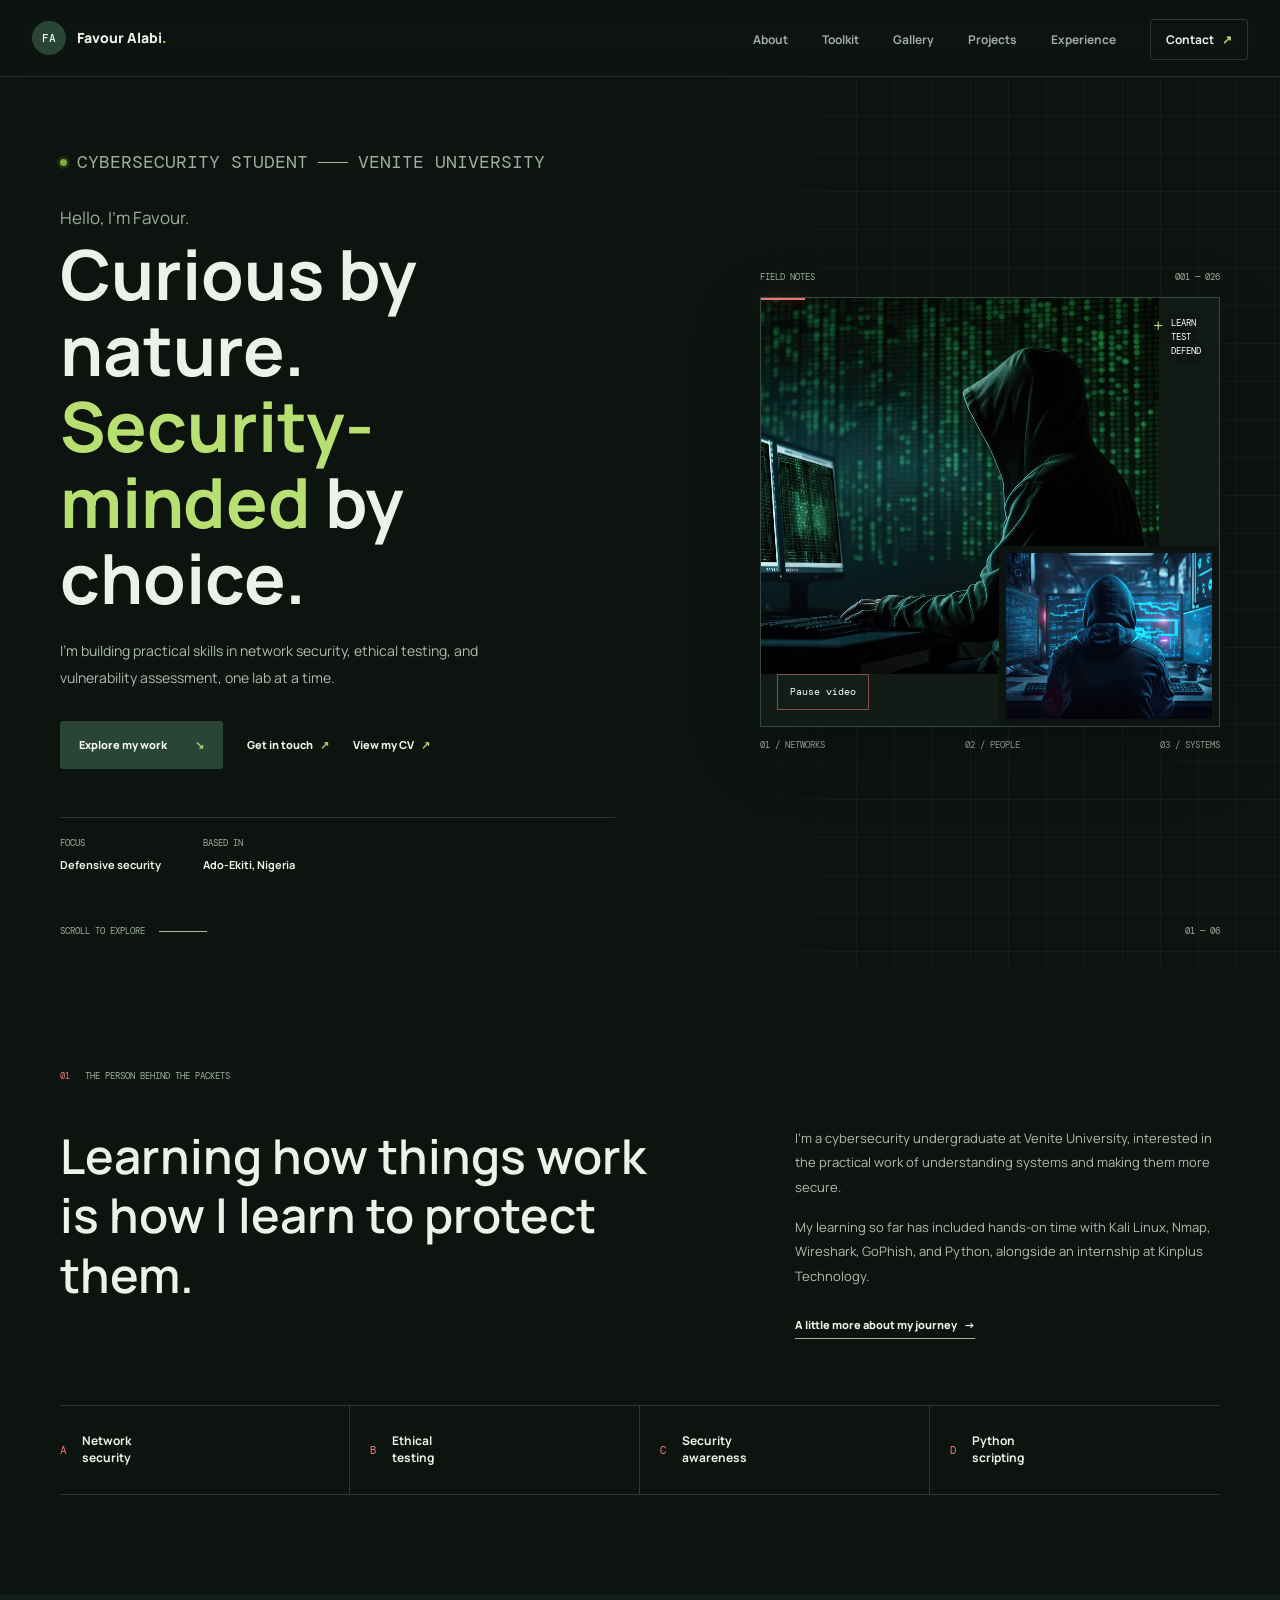
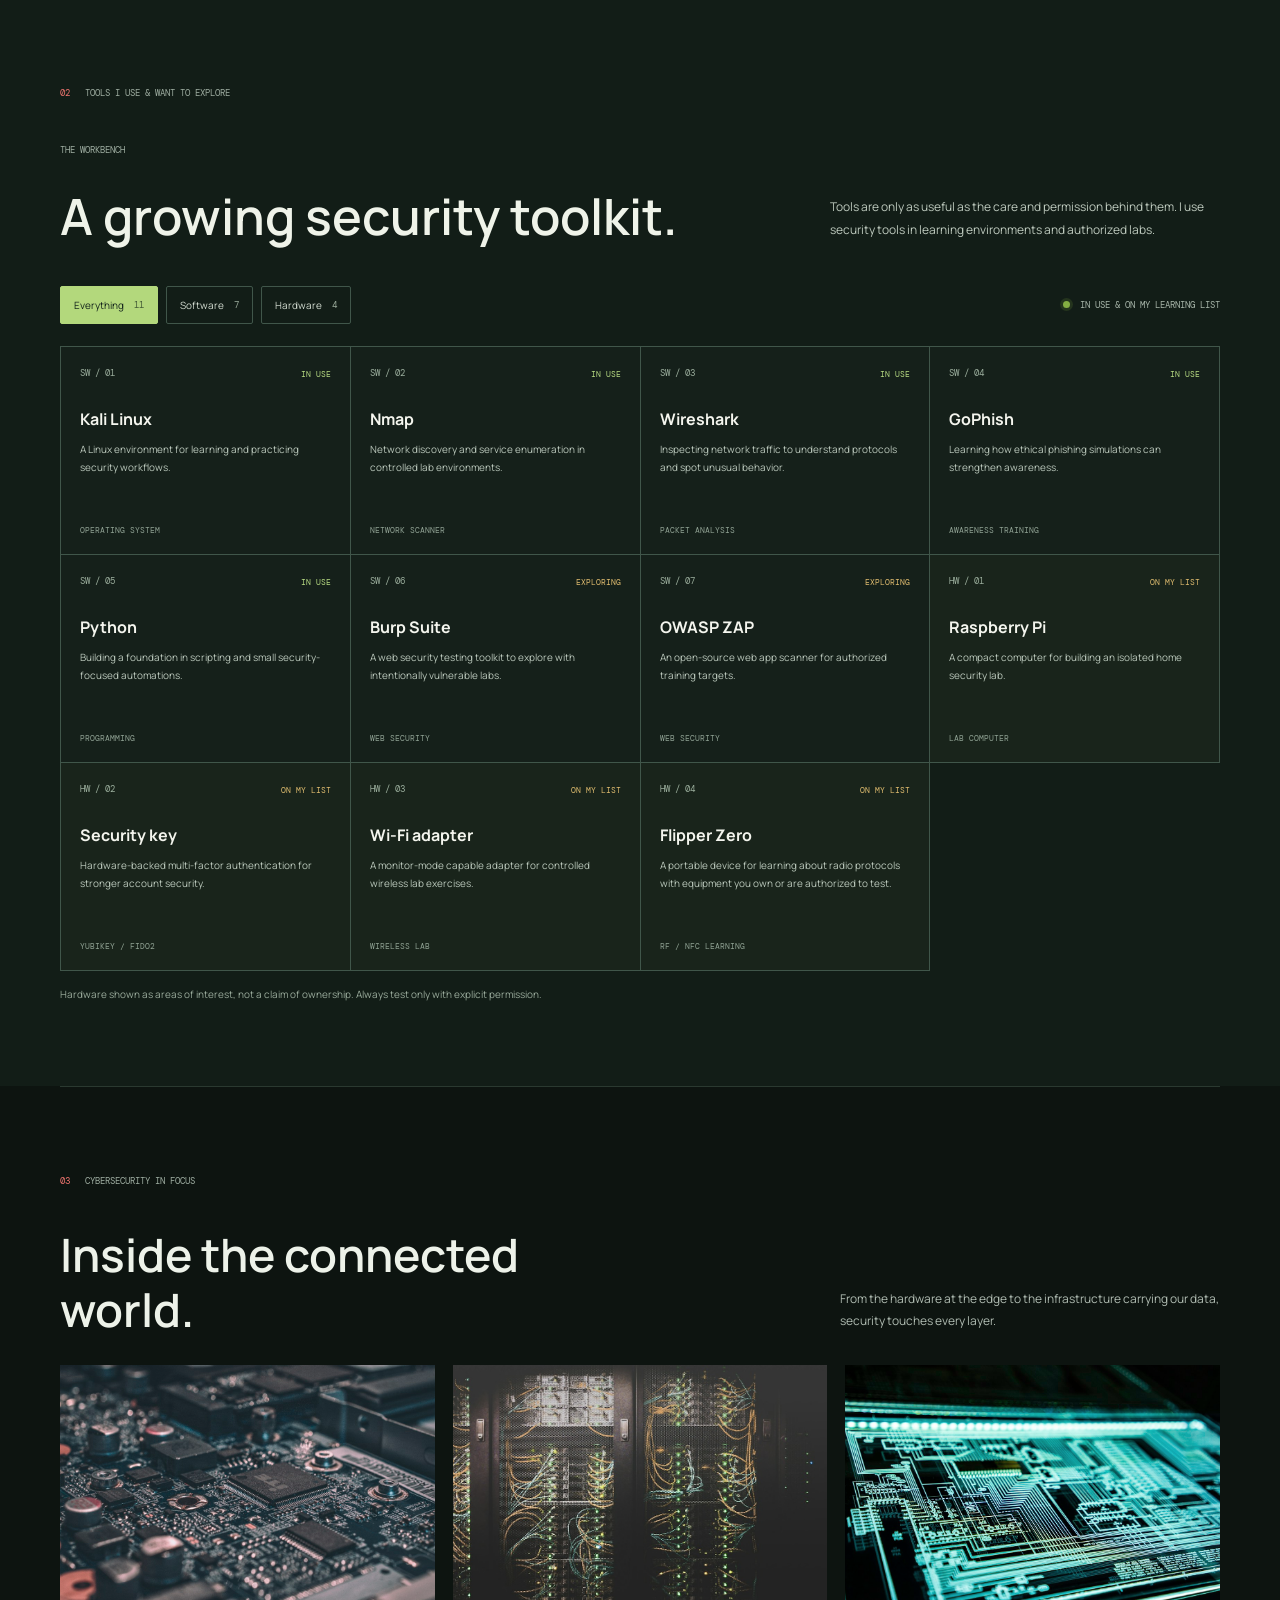
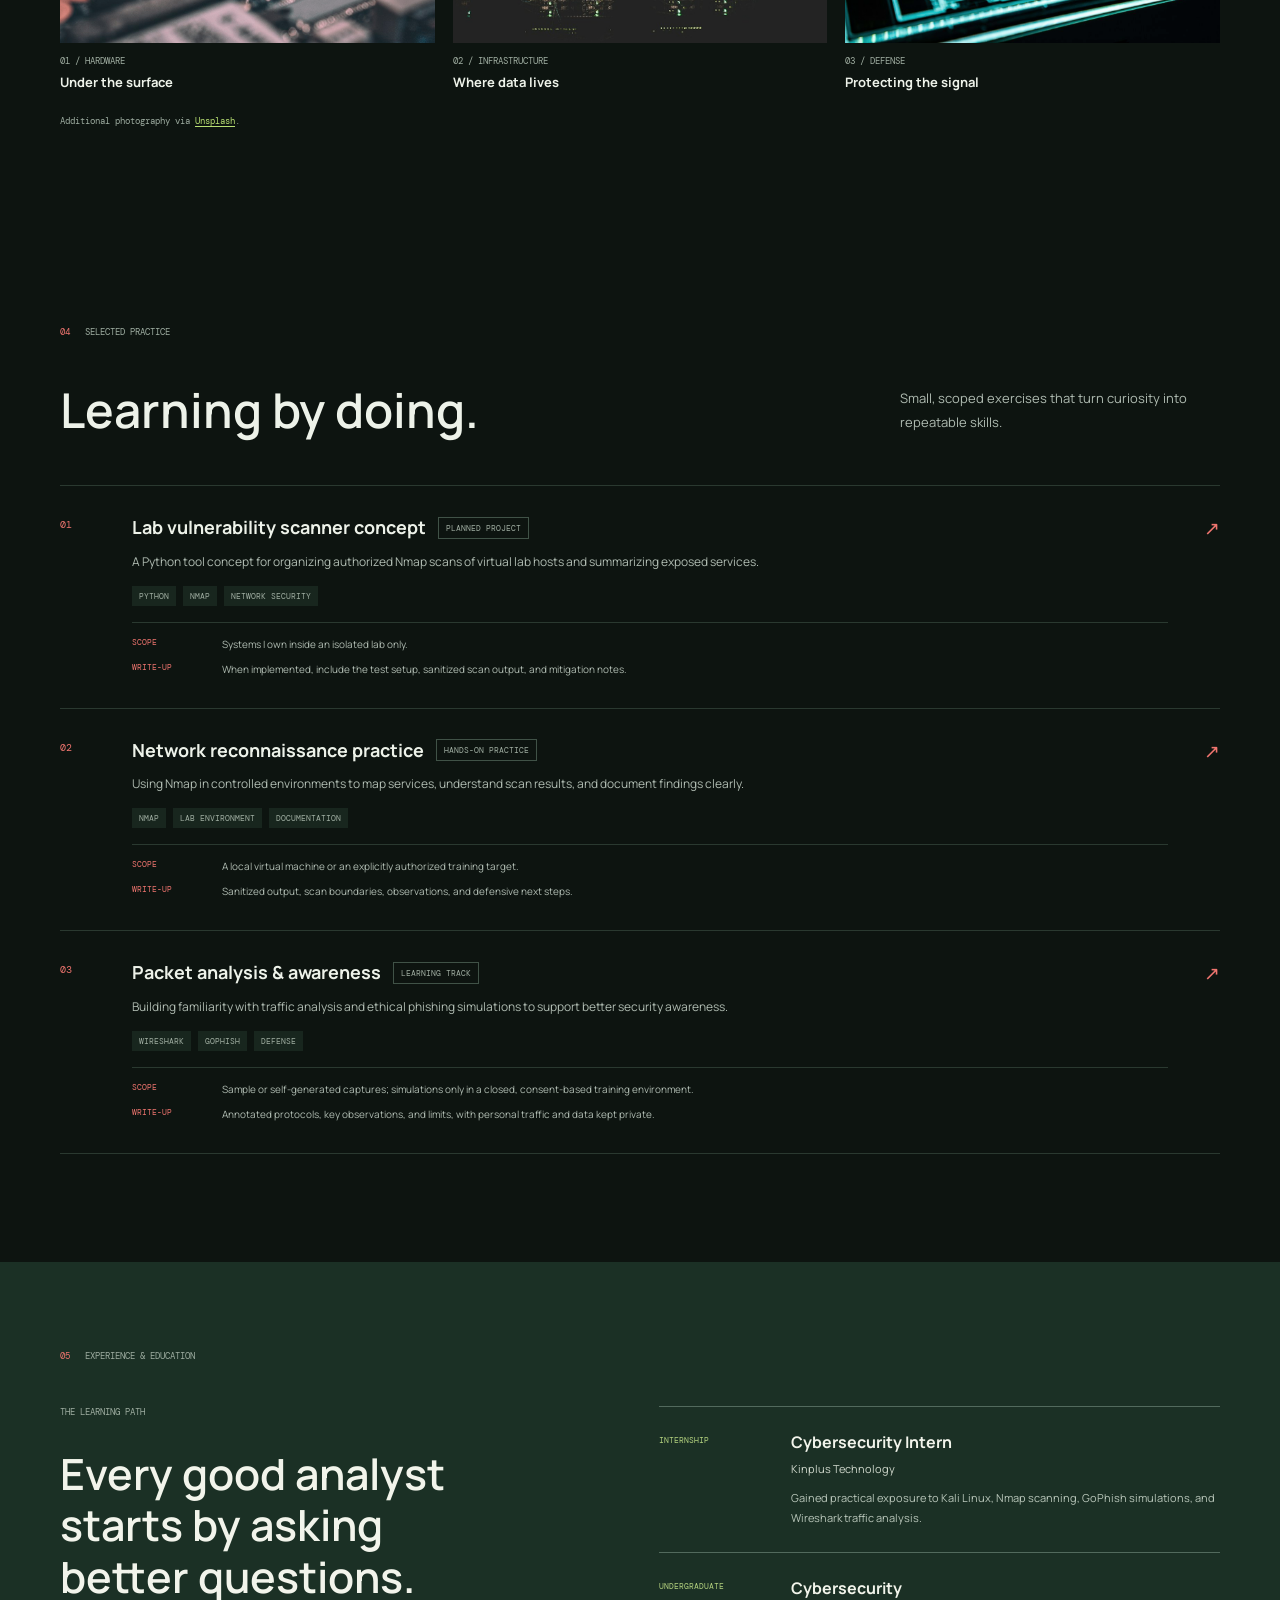
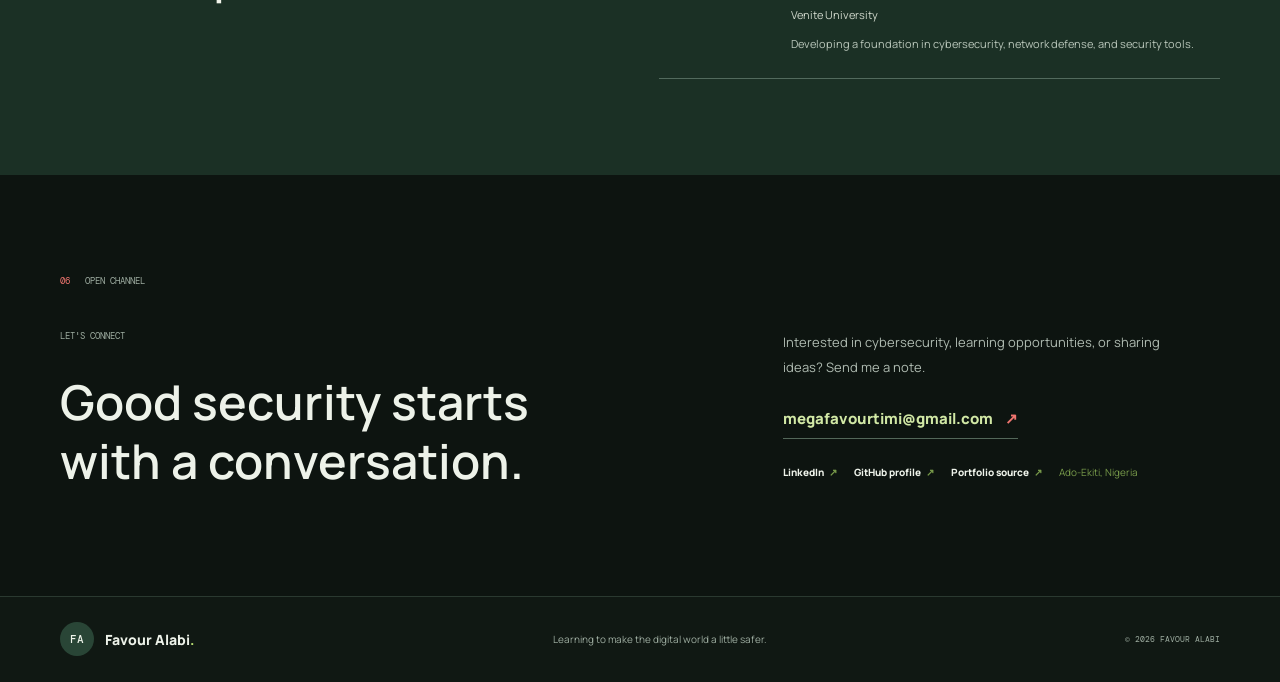
<file: index.html>
<!DOCTYPE html>
<html lang="en">

<head>
    <meta charset="UTF-8">
    <meta name="viewport" content="width=device-width, initial-scale=1.0">
    <meta name="description"
        content="Favour Alabi is a cybersecurity student focused on network security, ethical testing, and security awareness.">
    <meta name="theme-color" content="#0d1410">
    <title>Favour Alabi | Cybersecurity Portfolio</title>
    <link rel="preconnect" href="https://fonts.googleapis.com">
    <link rel="preconnect" href="https://fonts.gstatic.com" crossorigin>
    <link
        href="https://fonts.googleapis.com/css2?family=DM+Mono:wght@400;500&family=Manrope:wght@400;500;600;700;800&display=swap"
        rel="stylesheet">
    <link rel="stylesheet" href="style.css">
</head>

<body>
    <header class="site-header">
        <nav class="topbar" aria-label="Main navigation">
            <a class="brand" href="#home" aria-label="Favour Alabi, home">
                <span class="brand-mark" aria-hidden="true">FA</span>
                <span>Favour Alabi<span class="brand-period">.</span></span>
            </a>
            <button class="menu-toggle" type="button" aria-expanded="false" aria-controls="main-menu"
                aria-label="Open navigation">
                <span></span><span></span>
            </button>
            <ul class="nav-menu" id="main-menu">
                <li><a href="#about">About</a></li>
                <li><a href="#toolkit">Toolkit</a></li>
                <li><a href="#gallery">Gallery</a></li>
                <li><a href="#projects">Projects</a></li>
                <li><a href="#experience">Experience</a></li>
                <li><a class="nav-contact" href="#contact">Contact <span aria-hidden="true">↗</span></a></li>
            </ul>
        </nav>
    </header>

    <main>
        <section class="hero" id="home">
            <div class="hero-grid" aria-hidden="true"></div>
            <div class="hero-inner">
                <div class="hero-copy" data-reveal>
                    <p class="eyebrow"><span class="eyebrow-dot"></span> CYBERSECURITY STUDENT <span
                            class="eyebrow-line"></span> VENITE UNIVERSITY</p>
                    <p class="hero-greeting">Hello, I'm Favour.</p>
                    <h1>Curious by nature.<br><span>Security-minded</span> by choice.</h1>
                    <p class="hero-description">I’m building practical skills in network security, ethical testing, and
                        vulnerability assessment, one lab at a time.</p>
                    <div class="hero-actions">
                        <a class="button button-dark" href="#projects">Explore my work <span
                                aria-hidden="true">↘</span></a>
                        <a class="text-link" href="#contact">Get in touch <span aria-hidden="true">↗</span></a>
                        <a class="text-link" href="cv.html">View my CV <span aria-hidden="true">↗</span></a>
                    </div>
                    <div class="hero-facts">
                        <div><span class="fact-label">FOCUS</span><strong>Defensive security</strong></div>
                        <div><span class="fact-label">BASED IN</span><strong>Ado-Ekiti, Nigeria</strong></div>
                    </div>
                </div>
                <div class="hero-visual" data-reveal>
                    <div class="visual-index"><span>FIELD NOTES</span><span>001 — 026</span></div>
                    <div class="photo-stage">
                        <video class="photo-main" autoplay muted loop playsinline preload="metadata"
                            poster="image/hacker-8033977_1280.jpg"
                            aria-label="A close-up of code and cybersecurity data on a monitor">
                            <source src="https://www.pexels.com/download/video/6963744/" type="video/mp4">
                        </video>
                        <img class="photo-inset" src="image/cybersecurity%202.jpg"
                            alt="A second cybersecurity-themed image">
                        <div class="photo-tag"><span class="tag-cross"
                                aria-hidden="true">+</span><span>LEARN<br>TEST<br>DEFEND</span></div>
                        <div class="video-controls">
                            <button class="video-toggle" type="button" aria-label="Pause cybersecurity video">
                                Pause video</button>
                        </div>
                    </div>
                    <div class="visual-caption"><span>01 / NETWORKS</span><span>02 / PEOPLE</span><span>03 /
                            SYSTEMS</span></div>
                </div>
            </div>
            <div class="hero-bottom"><span>SCROLL TO EXPLORE</span><span class="scroll-rule"></span><span>01 — 06</span>
            </div>
        </section>

        <section class="intro-section section-wrap" id="about">
            <div class="section-kicker"><span>01</span><span>THE PERSON BEHIND THE PACKETS</span></div>
            <div class="intro-layout">
                <h2>Learning how things work is how I learn to protect them.</h2>
                <div class="intro-copy">
                    <p>I’m a cybersecurity undergraduate at Venite University, interested in the practical work of
                        understanding systems and making them more secure.</p>
                    <p>My learning so far has included hands-on time with Kali Linux, Nmap, Wireshark, GoPhish, and
                        Python, alongside an internship at Kinplus Technology.</p>
                    <a class="inline-link" href="#experience">A little more about my journey <span
                            aria-hidden="true">→</span></a>
                </div>
            </div>
            <div class="focus-strip" aria-label="Areas of focus">
                <div><span class="focus-number">A</span><span>Network<br>security</span></div>
                <div><span class="focus-number">B</span><span>Ethical<br>testing</span></div>
                <div><span class="focus-number">C</span><span>Security<br>awareness</span></div>
                <div><span class="focus-number">D</span><span>Python<br>scripting</span></div>
            </div>
        </section>

        <section class="toolkit-section" id="toolkit">
            <div class="section-wrap toolkit-wrap">
                <div class="section-kicker section-kicker-light"><span>02</span><span>TOOLS I USE & WANT TO
                        EXPLORE</span></div>
                <div class="toolkit-heading">
                    <div>
                        <p class="eyebrow eyebrow-light">THE WORKBENCH</p>
                        <h2>A growing security toolkit.</h2>
                    </div>
                    <p>Tools are only as useful as the care and permission behind them. I use security tools in learning
                        environments and authorized labs.</p>
                </div>
                <div class="toolkit-controls" role="group" aria-label="Filter toolkit by type">
                    <button class="filter-button is-selected" type="button" data-filter="all"
                        aria-pressed="true">Everything <span>11</span></button>
                    <button class="filter-button" type="button" data-filter="software" aria-pressed="false">Software
                        <span>7</span></button>
                    <button class="filter-button" type="button" data-filter="hardware" aria-pressed="false">Hardware
                        <span>4</span></button>
                    <span class="toolkit-note"><span class="status-dot"></span> IN USE &amp; ON MY LEARNING LIST</span>
                </div>
                <div class="tool-grid">
                    <article class="tool-card" data-category="software" data-status="in use">
                        <div class="tool-card-top"><span class="tool-code">SW / 01</span><span class="tool-status">IN
                                USE</span></div>
                        <h3>Kali Linux</h3>
                        <p>A Linux environment for learning and practicing security workflows.</p><span
                            class="tool-type">OPERATING SYSTEM</span>
                    </article>
                    <article class="tool-card" data-category="software" data-status="in use">
                        <div class="tool-card-top"><span class="tool-code">SW / 02</span><span class="tool-status">IN
                                USE</span></div>
                        <h3>Nmap</h3>
                        <p>Network discovery and service enumeration in controlled lab environments.</p><span
                            class="tool-type">NETWORK SCANNER</span>
                    </article>
                    <article class="tool-card" data-category="software" data-status="in use">
                        <div class="tool-card-top"><span class="tool-code">SW / 03</span><span class="tool-status">IN
                                USE</span></div>
                        <h3>Wireshark</h3>
                        <p>Inspecting network traffic to understand protocols and spot unusual behavior.</p><span
                            class="tool-type">PACKET ANALYSIS</span>
                    </article>
                    <article class="tool-card" data-category="software" data-status="in use">
                        <div class="tool-card-top"><span class="tool-code">SW / 04</span><span class="tool-status">IN
                                USE</span></div>
                        <h3>GoPhish</h3>
                        <p>Learning how ethical phishing simulations can strengthen awareness.</p><span
                            class="tool-type">AWARENESS TRAINING</span>
                    </article>
                    <article class="tool-card" data-category="software" data-status="in use">
                        <div class="tool-card-top"><span class="tool-code">SW / 05</span><span class="tool-status">IN
                                USE</span></div>
                        <h3>Python</h3>
                        <p>Building a foundation in scripting and small security-focused automations.</p><span
                            class="tool-type">PROGRAMMING</span>
                    </article>
                    <article class="tool-card" data-category="software" data-status="exploring">
                        <div class="tool-card-top"><span class="tool-code">SW / 06</span><span
                                class="tool-status is-exploring">EXPLORING</span></div>
                        <h3>Burp Suite</h3>
                        <p>A web security testing toolkit to explore with intentionally vulnerable labs.</p><span
                            class="tool-type">WEB SECURITY</span>
                    </article>
                    <article class="tool-card" data-category="software" data-status="exploring">
                        <div class="tool-card-top"><span class="tool-code">SW / 07</span><span
                                class="tool-status is-exploring">EXPLORING</span></div>
                        <h3>OWASP ZAP</h3>
                        <p>An open-source web app scanner for authorized training targets.</p><span
                            class="tool-type">WEB SECURITY</span>
                    </article>
                    <article class="tool-card hardware-card" data-category="hardware" data-status="exploring">
                        <div class="tool-card-top"><span class="tool-code">HW / 01</span><span
                                class="tool-status is-exploring">ON MY LIST</span></div>
                        <h3>Raspberry Pi</h3>
                        <p>A compact computer for building an isolated home security lab.</p><span class="tool-type">LAB
                            COMPUTER</span>
                    </article>
                    <article class="tool-card hardware-card" data-category="hardware" data-status="exploring">
                        <div class="tool-card-top"><span class="tool-code">HW / 02</span><span
                                class="tool-status is-exploring">ON MY LIST</span></div>
                        <h3>Security key</h3>
                        <p>Hardware-backed multi-factor authentication for stronger account security.</p><span
                            class="tool-type">YUBIKEY / FIDO2</span>
                    </article>
                    <article class="tool-card hardware-card" data-category="hardware" data-status="exploring">
                        <div class="tool-card-top"><span class="tool-code">HW / 03</span><span
                                class="tool-status is-exploring">ON MY LIST</span></div>
                        <h3>Wi-Fi adapter</h3>
                        <p>A monitor-mode capable adapter for controlled wireless lab exercises.</p><span
                            class="tool-type">WIRELESS LAB</span>
                    </article>
                    <article class="tool-card hardware-card" data-category="hardware" data-status="exploring">
                        <div class="tool-card-top"><span class="tool-code">HW / 04</span><span
                                class="tool-status is-exploring">ON MY LIST</span></div>
                        <h3>Flipper Zero</h3>
                        <p>A portable device for learning about radio protocols with equipment you own or are authorized
                            to test.</p><span class="tool-type">RF / NFC LEARNING</span>
                    </article>
                </div>
                <p class="toolkit-footnote">Hardware shown as areas of interest, not a claim of ownership. Always test
                    only with explicit permission.</p>
            </div>
        </section>

        <section class="gallery-section section-wrap" id="gallery">
            <div class="section-kicker"><span>03</span><span>CYBERSECURITY IN FOCUS</span></div>
            <div class="gallery-heading">
                <h2>Inside the connected world.</h2>
                <p>From the hardware at the edge to the infrastructure carrying our data, security touches every layer.
                </p>
            </div>
            <div class="photo-gallery">
                <figure class="gallery-item">
                    <img src="image/network-hardware.jpg" alt="Close-up view of electronic network hardware"
                        loading="lazy" decoding="async">
                    <figcaption><span>01 / HARDWARE</span><strong>Under the surface</strong></figcaption>
                </figure>
                <figure class="gallery-item">
                    <img src="image/server-room.jpg" alt="Server racks inside a data center" loading="lazy"
                        decoding="async">
                    <figcaption><span>02 / INFRASTRUCTURE</span><strong>Where data lives</strong></figcaption>
                </figure>
                <figure class="gallery-item">
                    <img src="image/cybersecurity-lab.jpg" alt="Cybersecurity-themed digital scene" loading="lazy"
                        decoding="async">
                    <figcaption><span>03 / DEFENSE</span><strong>Protecting the signal</strong></figcaption>
                </figure>
            </div>
            <p class="gallery-credit">Additional photography via <a href="https://unsplash.com/license" target="_blank"
                    rel="noopener noreferrer">Unsplash</a>.</p>
        </section>

        <section class="projects-section section-wrap" id="projects">
            <div class="section-kicker"><span>04</span><span>SELECTED PRACTICE</span></div>
            <div class="section-heading-row">
                <h2>Learning by doing.</h2>
                <p>Small, scoped exercises that turn curiosity into repeatable skills.</p>
            </div>
            <div class="project-list">
                <article class="project-row">
                    <span class="project-index">01</span>
                    <div class="project-main">
                        <div class="project-title-line">
                            <h3>Lab vulnerability scanner concept</h3><span class="project-label">PLANNED PROJECT</span>
                        </div>
                        <p>A Python tool concept for organizing authorized Nmap scans of virtual lab hosts and
                            summarizing exposed services.</p>
                        <div class="project-tags"><span>PYTHON</span><span>NMAP</span><span>NETWORK SECURITY</span>
                        </div>
                        <dl class="project-notes">
                            <div>
                                <dt>Scope</dt>
                                <dd>Systems I own inside an isolated lab only.</dd>
                            </div>
                            <div>
                                <dt>Write-up</dt>
                                <dd>When implemented, include the test setup, sanitized scan output,
                                    and mitigation notes.</dd>
                            </div>
                        </dl>
                    </div><span class="project-arrow" aria-hidden="true">↗</span>
                </article>
                <article class="project-row">
                    <span class="project-index">02</span>
                    <div class="project-main">
                        <div class="project-title-line">
                            <h3>Network reconnaissance practice</h3><span class="project-label">HANDS-ON PRACTICE</span>
                        </div>
                        <p>Using Nmap in controlled environments to map services, understand scan results, and document
                            findings clearly.</p>
                        <div class="project-tags"><span>NMAP</span><span>LAB
                                ENVIRONMENT</span><span>DOCUMENTATION</span></div>
                        <dl class="project-notes">
                            <div>
                                <dt>Scope</dt>
                                <dd>A local virtual machine or an explicitly authorized training
                                    target.</dd>
                            </div>
                            <div>
                                <dt>Write-up</dt>
                                <dd>Sanitized output, scan boundaries, observations, and defensive next
                                    steps.</dd>
                            </div>
                        </dl>
                    </div><span class="project-arrow" aria-hidden="true">↗</span>
                </article>
                <article class="project-row">
                    <span class="project-index">03</span>
                    <div class="project-main">
                        <div class="project-title-line">
                            <h3>Packet analysis &amp; awareness</h3><span class="project-label">LEARNING TRACK</span>
                        </div>
                        <p>Building familiarity with traffic analysis and ethical phishing simulations to support better
                            security awareness.</p>
                        <div class="project-tags"><span>WIRESHARK</span><span>GOPHISH</span><span>DEFENSE</span></div>
                        <dl class="project-notes">
                            <div>
                                <dt>Scope</dt>
                                <dd>Sample or self-generated captures; simulations only in a closed,
                                    consent-based training environment.</dd>
                            </div>
                            <div>
                                <dt>Write-up</dt>
                                <dd>Annotated protocols, key observations, and limits, with personal
                                    traffic and data kept private.</dd>
                            </div>
                        </dl>
                    </div><span class="project-arrow" aria-hidden="true">↗</span>
                </article>
            </div>
        </section>

        <section class="experience-section" id="experience">
            <div class="section-wrap experience-wrap">
                <div class="section-kicker section-kicker-light"><span>05</span><span>EXPERIENCE &amp; EDUCATION</span>
                </div>
                <div class="experience-layout">
                    <div class="experience-heading">
                        <p class="eyebrow eyebrow-light">THE LEARNING PATH</p>
                        <h2>Every good analyst starts by asking better questions.</h2>
                    </div>
                    <div class="timeline">
                        <article class="timeline-entry"><span class="timeline-date">INTERNSHIP</span>
                            <div>
                                <h3>Cybersecurity Intern</h3>
                                <p class="timeline-place">Kinplus Technology</p>
                                <p>Gained practical exposure to Kali Linux, Nmap scanning, GoPhish simulations, and
                                    Wireshark traffic analysis.</p>
                            </div>
                        </article>
                        <article class="timeline-entry"><span class="timeline-date">UNDERGRADUATE</span>
                            <div>
                                <h3>Cybersecurity</h3>
                                <p class="timeline-place">Venite University</p>
                                <p>Developing a foundation in cybersecurity, network defense, and security tools.</p>
                            </div>
                        </article>
                    </div>
                </div>
            </div>
        </section>

        <section class="contact-section section-wrap" id="contact">
            <div class="section-kicker"><span>06</span><span>OPEN CHANNEL</span></div>
            <div class="contact-layout">
                <div>
                    <p class="eyebrow">LET'S CONNECT</p>
                    <h2>Good security starts with a conversation.</h2>
                </div>
                <div class="contact-details">
                    <p>Interested in cybersecurity, learning opportunities, or sharing ideas? Send me a note.</p><a
                        class="email-link" href="mailto:megafavourtimi@gmail.com">megafavourtimi@gmail.com <span
                            aria-hidden="true">↗</span></a>
                    <div class="social-links"><a href="https://www.linkedin.com/in/favour-alabi-361a90439/"
                            target="_blank" rel="noopener noreferrer">LinkedIn <span aria-hidden="true">↗</span></a><a
                            href="https://github.com/timilehinalabi2005-star" target="_blank"
                            rel="noopener noreferrer">GitHub profile <span aria-hidden="true">↗</span></a><a
                            href="https://github.com/timilehinalabi2005-star/favour-alabi-portfolio" target="_blank"
                            rel="noopener noreferrer">Portfolio source <span
                                aria-hidden="true">↗</span></a><span>Ado-Ekiti,
                            Nigeria</span></div>
                </div>
            </div>
        </section>
    </main>

    <footer class="site-footer"><a class="brand footer-brand" href="#home"><span class="brand-mark"
                aria-hidden="true">FA</span><span>Favour Alabi<span class="brand-period">.</span></span></a>
        <p>Learning to make the digital world a little safer.</p><span class="copyright">© <span
                id="current-year">2026</span> FAVOUR ALABI</span>
    </footer>
    <script src="scripts.js"></script>
</body>

</html>
</file>
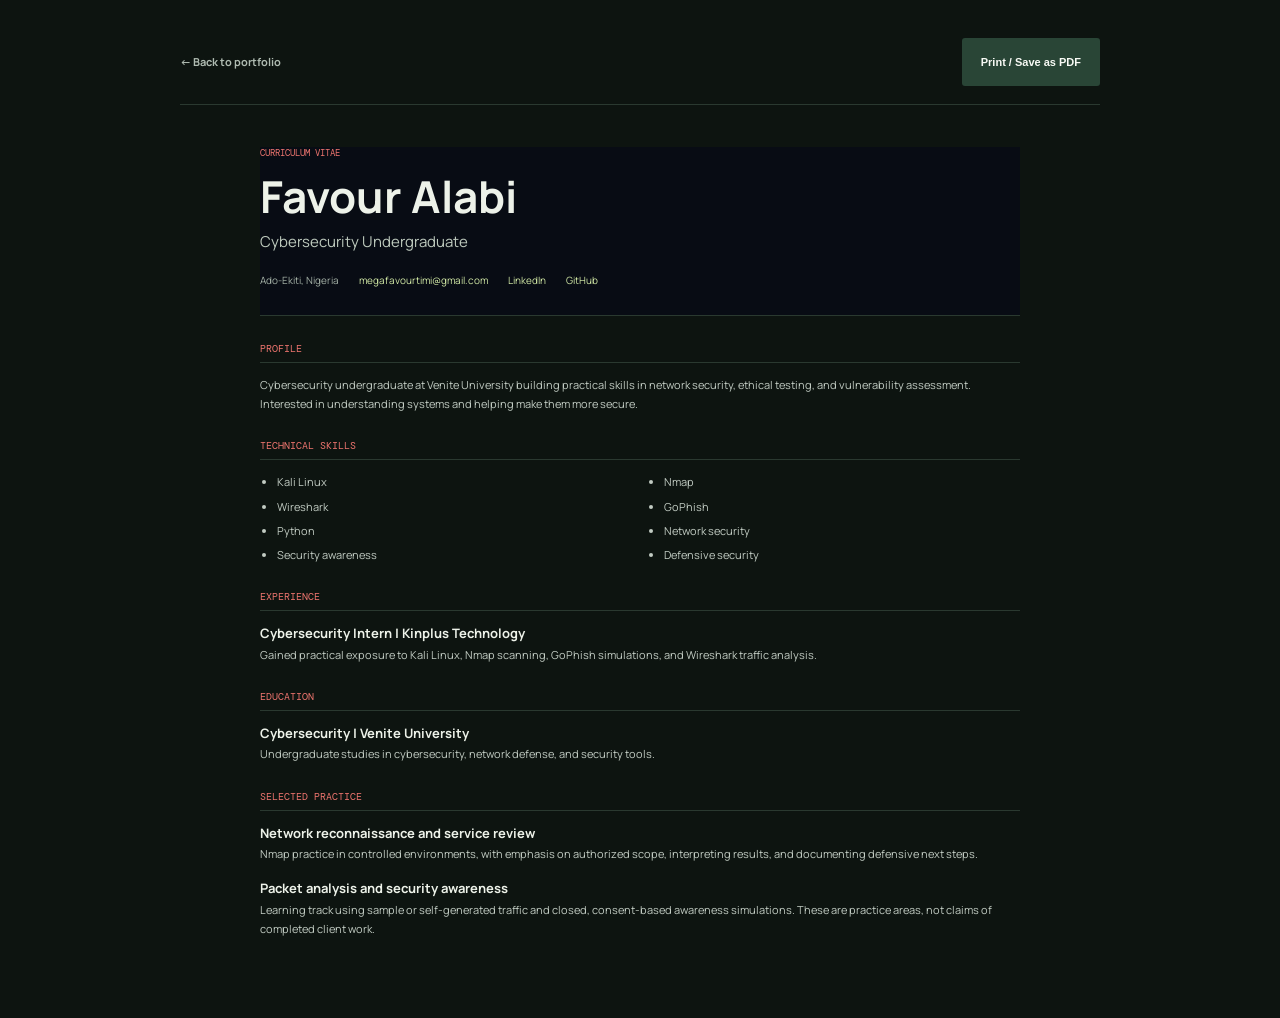
<file: cv.html>
<!DOCTYPE html>
<html lang="en">

<head>
      <meta charset="UTF-8">
      <meta name="viewport" content="width=device-width, initial-scale=1.0">
      <meta name="theme-color" content="#0d1410">
      <meta name="description" content="CV for Favour Alabi, cybersecurity undergraduate.">
      <title>CV | Favour Alabi</title>
      <link rel="preconnect" href="https://fonts.googleapis.com">
      <link rel="preconnect" href="https://fonts.gstatic.com" crossorigin>
      <link href="https://fonts.googleapis.com/css2?family=DM+Mono:wght@400;500&family=Manrope:wght@400;500;600;700;800&display=swap"
            rel="stylesheet">
      <link rel="stylesheet" href="style.css">
</head>

<body>
      <main class="cv-page">
            <div class="cv-toolbar">
                  <a class="cv-back" href="index.html">← Back to portfolio</a>
                  <button class="button button-dark print-cv" type="button">Print / Save as PDF</button>
            </div>

            <article class="cv-document">
                  <header class="cv-heading">
                        <p class="cv-kicker">CURRICULUM VITAE</p>
                        <h1>Favour Alabi</h1>
                        <p class="cv-role">Cybersecurity Undergraduate</p>
                        <div class="cv-contact">
                              <span>Ado-Ekiti, Nigeria</span>
                              <a href="mailto:megafavourtimi@gmail.com">megafavourtimi@gmail.com</a>
                              <a href="https://www.linkedin.com/in/favour-alabi-361a90439/">LinkedIn</a>
                              <a href="https://github.com/timilehinalabi2005-star">GitHub</a>
                        </div>
                  </header>

                  <section class="cv-section">
                        <h2>Profile</h2>
                        <p>Cybersecurity undergraduate at Venite University building practical skills in network
                              security,
                              ethical testing, and vulnerability assessment. Interested in understanding systems and
                              helping make
                              them more secure.</p>
                  </section>

                  <section class="cv-section">
                        <h2>Technical Skills</h2>
                        <ul class="cv-list">
                              <li>Kali Linux</li>
                              <li>Nmap</li>
                              <li>Wireshark</li>
                              <li>GoPhish</li>
                              <li>Python</li>
                              <li>Network security</li>
                              <li>Security awareness</li>
                              <li>Defensive security</li>
                        </ul>
                  </section>

                  <section class="cv-section">
                        <h2>Experience</h2>
                        <div class="cv-entry">
                              <h3>Cybersecurity Intern | Kinplus Technology</h3>
                              <p>Gained practical exposure to Kali Linux, Nmap scanning, GoPhish simulations, and
                                    Wireshark
                                    traffic analysis.</p>
                        </div>
                  </section>

                  <section class="cv-section">
                        <h2>Education</h2>
                        <div class="cv-entry">
                              <h3>Cybersecurity | Venite University</h3>
                              <p>Undergraduate studies in cybersecurity, network defense, and security tools.</p>
                        </div>
                  </section>

                  <section class="cv-section">
                        <h2>Selected Practice</h2>
                        <div class="cv-entry">
                              <h3>Network reconnaissance and service review</h3>
                              <p>Nmap practice in controlled environments, with emphasis on authorized scope,
                                    interpreting
                                    results, and documenting defensive next steps.</p>
                        </div>
                        <div class="cv-entry">
                              <h3>Packet analysis and security awareness</h3>
                              <p>Learning track using sample or self-generated traffic and closed, consent-based
                                    awareness
                                    simulations. These are practice areas, not claims of completed client work.</p>
                        </div>
                  </section>
            </article>
      </main>
      <script src="scripts.js"></script>
</body>

</html>
</file>
<file: style.css>
/* =========================
   GENERAL STYLES
========================= */

* {
    margin: 0;
    padding: 0;
    box-sizing: border-box;
    scroll-behavior: smooth;
}

body {
    font-family: Arial, sans-serif;
    background: #0b0f19;
    color: #ffffff;
    line-height: 1.6;
}

a {
    text-decoration: none;
    color: inherit;
}


/* =========================
   NAVIGATION
========================= */

header {
    background: #080c14;
    position: sticky;
    top: 0;
    z-index: 1000;
    border-bottom: 1px solid #1f2937;
}

.navbar {
    max-width: 1100px;
    margin: auto;
    padding: 20px;
    display: flex;
    justify-content: space-between;
    align-items: center;
}

.logo {
    color: #00ff88;
    font-size: 24px;
}

.nav-links {
    display: flex;
    list-style: none;
    gap: 25px;
}

.nav-links a {
    color: #ffffff;
    font-size: 15px;
    transition: 0.3s;
}

.nav-links a:hover {
    color: #00ff88;
}


/* =========================
   HERO SECTION
========================= */

.hero {
    min-height: 90vh;
    display: flex;
    justify-content: center;
    align-items: center;
    padding: 40px 20px;
    background:
        radial-gradient(circle at center, #10251d 0%, #0b0f19 45%);
}

.hero-content {
    width: 100%;
    max-width: 1100px;
    display: flex;
    align-items: center;
    justify-content: space-between;
    gap: 50px;
}

.hero-text {
    max-width: 610px;
}

.intro {
    color: #00ff88;
    font-size: 20px;
    margin-bottom: 10px;
}

.hero h1 {
    font-size: 60px;
    margin-bottom: 10px;
}

.hero h2 {
    color: #00ff88;
    font-size: 25px;
    margin-bottom: 20px;
}

.hero p {
    color: #cbd5e1;
    font-size: 18px;
}

.hero-buttons {
    margin-top: 30px;
}


/* =========================
   BUTTONS
========================= */

.btn {
    display: inline-block;
    padding: 12px 25px;
    margin: 5px;
    background: #00ff88;
    color: #06100b;
    border-radius: 6px;
    font-weight: bold;
    transition: 0.3s;
}

.btn:hover {
    transform: translateY(-3px);
    box-shadow: 0 0 20px rgba(0, 255, 136, 0.4);
}

.btn.secondary {
    background: transparent;
    color: #00ff88;
    border: 1px solid #00ff88;
}


/* =========================
   SECTIONS
========================= */

.section {
    max-width: 1100px;
    margin: auto;
    padding: 80px 20px;
}

.section h2 {
    text-align: center;
    font-size: 35px;
    color: #00ff88;
    margin-bottom: 35px;
}

.section > p {
    max-width: 800px;
    margin: 15px auto;
    color: #cbd5e1;
    text-align: center;
}


/* =========================
   SKILLS
========================= */

.skills-container {
    display: grid;
    grid-template-columns: repeat(auto-fit, minmax(200px, 1fr));
    gap: 20px;
}

.skill-card {
    background: #111827;
    padding: 25px;
    text-align: center;
    border: 1px solid #1f2937;
    border-radius: 10px;
    transition: 0.3s;
}

.skill-card:hover {
    transform: translateY(-5px);
    border-color: #00ff88;
}

.skill-card h3 {
    color: #00ff88;
    margin-bottom: 10px;
}

.skill-card p {
    color: #cbd5e1;
}


/* =========================
   PROJECTS
========================= */

.projects-container {
    display: grid;
    grid-template-columns: repeat(auto-fit, minmax(280px, 1fr));
    gap: 25px;
}

.project-card {
    background: #111827;
    padding: 30px;
    border-radius: 10px;
    border: 1px solid #1f2937;
    transition: 0.3s;
}

.project-card:hover {
    transform: translateY(-5px);
    border-color: #00ff88;
}

.project-card h3 {
    color: #00ff88;
    margin-bottom: 15px;
}

.project-card p {
    color: #cbd5e1;
    margin-bottom: 12px;
}

.project-link {
    display: inline-block;
    margin-top: 10px;
    color: #00ff88;
    font-weight: bold;
}


/* =========================
   EXPERIENCE
========================= */

.experience-card,
.education-card {
    max-width: 800px;
    margin: auto;
    background: #111827;
    padding: 30px;
    border-radius: 10px;
    border: 1px solid #1f2937;
}

.experience-card h3,
.education-card h3 {
    color: #00ff88;
    margin-bottom: 5px;
}

.experience-card h4 {
    color: #94a3b8;
    margin-bottom: 15px;
}

.experience-card p,
.experience-card li,
.education-card p {
    color: #cbd5e1;
}

.experience-card ul {
    margin-top: 15px;
    padding-left: 20px;
}


/* =========================
   CONTACT
========================= */

.contact {
    text-align: center;
}

.contact-links {
    margin-top: 25px;
}

.contact-links a {
    display: inline-block;
    margin: 10px;
    padding: 12px 25px;
    border: 1px solid #00ff88;
    border-radius: 6px;
    color: #00ff88;
    transition: 0.3s;
}

.contact-links a:hover {
    background: #00ff88;
    color: #06100b;
}


/* =========================
   FOOTER
========================= */

footer {
    text-align: center;
    padding: 30px 20px;
    background: #080c14;
    border-top: 1px solid #1f2937;
}

footer p {
    color: #64748b;
    margin: 5px;
}


/* =========================
   MOBILE RESPONSIVENESS
========================= */

@media (max-width: 768px) {

    .navbar {
        flex-direction: column;
        gap: 15px;
    }

    .nav-links {
        flex-wrap: wrap;
        justify-content: center;
        gap: 15px;
    }
}

.hero-image {
    position: relative;
    flex: 0 0 390px;
    width: 390px;
    aspect-ratio: 1;
}

.hero-photo {
    position: absolute;
    display: block;
    object-fit: cover;
    border: 2px solid #00ff88;
    box-shadow: 0 0 30px rgba(0, 255, 136, 0.25);
}

.hero-photo.primary {
    top: 0;
    left: 0;
    width: 78%;
    height: 82%;
    border-radius: 12px;
}

.hero-photo.secondary {
    right: 0;
    bottom: 0;
    width: 54%;
    height: 48%;
    border: 4px solid #0b0f19;
    border-radius: 10px;
}

@media (max-width: 900px) {
    .hero {
        min-height: auto;
        padding-top: 60px;
        padding-bottom: 70px;
    }

    .hero-content {
        flex-direction: column;
        text-align: center;
        gap: 35px;
    }

    .hero-image {
        flex-basis: auto;
        width: min(100%, 390px);
    }

    .hero h1 {
        font-size: 48px;
    }
}

/* Portfolio redesign */
:root {
    --paper: #0d1410;
    --paper-bright: #edf3e9;
    --ink: #edf2e9;
    --muted: #a5b2a7;
    --line: #2a3930;
    --green: #b8df72;
    --green-dark: #294536;
    --dark: #121d17;
    --signal: #ef756f;
    --mono: "DM Mono", monospace;
    --sans: "Manrope", sans-serif;
}

html {
    scroll-behavior: smooth;
    scroll-padding-top: 84px;
}

body {
    background: var(--paper);
    color: var(--ink);
    font-family: var(--sans);
    line-height: 1.65;
}

body.menu-open {
    overflow: hidden;
}

a {
    color: inherit;
}

.site-header {
    position: sticky;
    top: 0;
    z-index: 20;
    border-bottom: 1px solid rgba(23, 35, 29, 0.1);
    background: rgba(242, 245, 239, 0.94);
    backdrop-filter: blur(14px);
    transition: box-shadow 180ms ease;
}

.site-header.has-shadow {
    box-shadow: 0 8px 28px rgba(23, 35, 29, 0.08);
}

.topbar {
    width: min(1240px, calc(100% - 64px));
    min-height: 76px;
    margin: 0 auto;
    display: flex;
    align-items: center;
    justify-content: space-between;
}

.brand {
    display: inline-flex;
    align-items: center;
    gap: 11px;
    font-size: 14px;
    font-weight: 800;
    letter-spacing: 0;
}

.brand-mark {
    width: 34px;
    height: 34px;
    display: grid;
    place-items: center;
    border-radius: 50%;
    background: var(--green-dark);
    color: var(--paper-bright);
    font: 500 11px var(--mono);
}

.brand-period {
    color: #6d9a36;
}

.nav-menu {
    display: flex;
    align-items: center;
    gap: 34px;
    list-style: none;
}

.nav-menu a {
    color: #46544a;
    font-size: 12px;
    font-weight: 700;
    transition: color 160ms ease;
}

.nav-menu a:hover,
.nav-menu a:focus-visible {
    color: #6d9a36;
}

.nav-menu .nav-contact {
    padding: 11px 15px;
    border: 1px solid var(--line);
    border-radius: 3px;
    color: var(--ink);
}

.nav-contact span {
    margin-left: 6px;
    color: #6d9a36;
}

.menu-toggle {
    display: none;
    width: 42px;
    height: 42px;
    padding: 11px;
    border: 1px solid var(--line);
    border-radius: 3px;
    background: transparent;
    cursor: pointer;
}

.menu-toggle span {
    display: block;
    height: 1px;
    margin: 5px 0;
    background: var(--ink);
    transition: transform 160ms ease;
}

.hero {
    position: relative;
    min-height: min(750px, calc(100svh - 76px));
    overflow: hidden;
    display: flex;
    align-items: center;
    padding: 72px 32px 92px;
    background: var(--paper);
    text-align: left;
}

.hero-grid {
    position: absolute;
    inset: 0 0 0 55%;
    background-image: linear-gradient(rgba(25, 55, 43, 0.045) 1px, transparent 1px), linear-gradient(90deg, rgba(25, 55, 43, 0.045) 1px, transparent 1px);
    background-size: 38px 38px;
    mask-image: linear-gradient(90deg, transparent, #000 28%);
    pointer-events: none;
}

.hero-inner {
    position: relative;
    width: min(1160px, 100%);
    margin: 0 auto;
    display: grid;
    grid-template-columns: 1.05fr 0.95fr;
    align-items: center;
    gap: clamp(44px, 8vw, 120px);
}

.hero-copy {
    max-width: 620px;
}

.eyebrow,
.section-kicker,
.fact-label,
.visual-index,
.visual-caption,
.hero-bottom,
.tool-code,
.tool-status,
.tool-type,
.project-label,
.project-tags,
.timeline-date,
.copyright {
    font-family: var(--mono);
    font-size: 9px;
    font-weight: 400;
    letter-spacing: 0;
    line-height: 1.5;
}

.eyebrow {
    display: flex;
    align-items: center;
    gap: 10px;
    margin: 0 0 28px;
    color: #68766a;
}

.eyebrow-dot,
.status-dot {
    width: 7px;
    height: 7px;
    flex: none;
    border-radius: 50%;
    background: #83ad42;
    box-shadow: 0 0 0 3px rgba(131, 173, 66, 0.16);
}

.eyebrow-line {
    width: 30px;
    height: 1px;
    background: #a9b7a8;
}

.hero-greeting {
    margin: 0 0 4px !important;
    color: #6d7a6e !important;
    font-size: 17px !important;
}

.hero h1 {
    margin: 0;
    color: var(--ink);
    font-size: clamp(46px, 5.4vw, 74px);
    font-weight: 700;
    line-height: 1.1;
}

.hero h1 span {
    color: #6d963d;
}

.hero .hero-description {
    max-width: 475px;
    margin: 22px 0 0;
    color: #5c6a60;
    font-size: 14px;
    line-height: 1.9;
}

.hero-actions {
    display: flex;
    align-items: center;
    flex-wrap: wrap;
    gap: 24px;
    margin-top: 30px;
}

.button {
    min-height: 48px;
    display: inline-flex;
    align-items: center;
    justify-content: center;
    gap: 28px;
    padding: 0 18px;
    border: 1px solid transparent;
    border-radius: 3px;
    font-size: 11px;
    font-weight: 800;
    transition: transform 180ms ease, background 180ms ease;
}

.button:hover {
    transform: translateY(-2px);
}

.button-dark {
    background: var(--green-dark);
    color: #f8faf5;
}

.button-dark:hover {
    background: #28543e;
}

.button-dark span,
.text-link span {
    color: #a8d36c;
}

.text-link,
.inline-link {
    color: var(--ink);
    font-size: 11px;
    font-weight: 800;
}

.text-link span,
.inline-link span {
    margin-left: 5px;
}

.hero-facts {
    display: flex;
    flex-wrap: wrap;
    gap: 42px;
    margin-top: 48px;
    padding-top: 19px;
    border-top: 1px solid var(--line);
}

.hero-facts div {
    display: grid;
    gap: 5px;
}

.fact-label {
    color: #79857b;
}

.hero-facts strong {
    font-size: 11px;
    font-weight: 700;
}

.hero-visual {
    width: 100%;
    max-width: 460px;
    justify-self: end;
    animation: rise-in 800ms 120ms both cubic-bezier(0.2, 0.7, 0.2, 1);
}

.visual-index,
.visual-caption {
    display: flex;
    justify-content: space-between;
    color: #718076;
}

.visual-index {
    margin-bottom: 12px;
}

.photo-stage {
    position: relative;
    min-height: 430px;
    border: 1px solid #c7d1c4;
    background: #dfe6dc;
}

.photo-main {
    position: absolute;
    inset: 0 13% 12% 0;
    width: 87%;
    height: 88%;
    object-fit: cover;
    object-position: center;
}

.photo-inset {
    position: absolute;
    right: 0;
    bottom: 0;
    z-index: 2;
    width: 48%;
    height: 42%;
    object-fit: cover;
    border: 7px solid var(--paper);
    background: var(--paper);
}

.photo-tag {
    position: absolute;
    right: 18px;
    top: 18px;
    z-index: 3;
    display: flex;
    align-items: flex-start;
    gap: 8px;
    color: #fff;
    font: 9px/1.6 var(--mono);
    text-shadow: 0 1px 8px rgba(0, 0, 0, 0.55);
}

.video-controls {
    position: absolute;
    bottom: 16px;
    left: 16px;
    z-index: 3;
}

.video-toggle {
    min-height: 36px;
    padding: 0 12px;
    border: 1px solid rgba(255, 255, 255, 0.35);
    background: rgba(18, 31, 25, 0.9);
    color: #fff;
    font: 10px var(--mono);
    cursor: pointer;
}

.video-toggle:hover,
.video-toggle:focus-visible {
    background: #274435;
}

.video-toggle:focus-visible {
    outline: 2px solid #b9e37f;
    outline-offset: 2px;
}

.tag-cross {
    color: #b9e37f;
    font: 18px/1 var(--sans);
}

.visual-caption {
    margin-top: 12px;
}

.hero-bottom {
    position: absolute;
    right: max(32px, calc((100vw - 1160px) / 2));
    bottom: 28px;
    left: max(32px, calc((100vw - 1160px) / 2));
    display: flex;
    align-items: center;
    gap: 14px;
    color: #718076;
}

.scroll-rule {
    width: 48px;
    height: 1px;
    background: #aab6aa;
}

.hero-bottom span:last-child {
    margin-left: auto;
}

.section-wrap {
    width: min(1160px, calc(100% - 64px));
    margin: 0 auto;
}

.intro-section {
    padding-top: 104px;
    padding-bottom: 100px;
}

.section-kicker {
    display: flex;
    align-items: center;
    gap: 15px;
    color: #7b887d;
}

.section-kicker span:first-child {
    color: #719a41;
}

.intro-layout {
    display: grid;
    grid-template-columns: 1.05fr 0.75fr;
    align-items: start;
    gap: 12%;
    margin: 42px 0 66px;
}

.intro-layout h2,
.section-heading-row h2,
.contact-layout h2 {
    max-width: 600px;
    margin: 0;
    font-size: clamp(30px, 4vw, 48px);
    font-weight: 600;
    line-height: 1.24;
}

.intro-copy p,
.section-heading-row p,
.contact-details > p {
    margin: 0 0 15px;
    color: #606e63;
    font-size: 13px;
    line-height: 1.9;
}

.inline-link {
    display: inline-block;
    margin-top: 12px;
    padding-bottom: 4px;
    border-bottom: 1px solid #a6b59f;
}

.focus-strip {
    display: grid;
    grid-template-columns: repeat(4, 1fr);
    border-top: 1px solid var(--line);
    border-bottom: 1px solid var(--line);
}

.focus-strip > div {
    min-height: 88px;
    display: flex;
    align-items: center;
    gap: 15px;
    padding: 15px 20px;
    border-right: 1px solid var(--line);
    font-size: 12px;
    font-weight: 700;
    line-height: 1.4;
}

.focus-strip > div:first-child {
    padding-left: 0;
}

.focus-strip > div:last-child {
    border-right: 0;
}

.focus-number {
    color: #7d9d54;
    font: 11px var(--mono);
}

.toolkit-section {
    padding: 92px 0 84px;
    background: var(--dark);
    color: #eff3e9;
}

.section-kicker-light {
    color: #95a79a;
}

.section-kicker-light span:first-child {
    color: #b3d87c;
}

.toolkit-heading {
    display: flex;
    align-items: end;
    justify-content: space-between;
    gap: 48px;
    margin: 44px 0 40px;
}

.eyebrow-light {
    color: #9daf9f;
}

.toolkit-heading h2,
.experience-heading h2 {
    margin: 0;
    font-size: clamp(32px, 4vw, 50px);
    font-weight: 600;
    line-height: 1.2;
}

.toolkit-heading > p {
    max-width: 390px;
    margin: 0 0 4px;
    color: #bdc9bd;
    font-size: 12px;
    line-height: 1.9;
}

.toolkit-controls {
    display: flex;
    align-items: center;
    flex-wrap: wrap;
    gap: 8px;
    margin-bottom: 22px;
}

.filter-button {
    min-height: 38px;
    display: inline-flex;
    align-items: center;
    gap: 10px;
    padding: 0 13px;
    border: 1px solid #40564a;
    border-radius: 2px;
    background: transparent;
    color: #d2dbd0;
    font: 10px var(--sans);
    cursor: pointer;
    transition: background 150ms ease, border-color 150ms ease, color 150ms ease;
}

.filter-button span {
    color: #9cad9d;
    font: 9px var(--mono);
}

.filter-button:hover,
.filter-button.is-selected {
    border-color: #b3d87c;
    background: #b3d87c;
    color: #14251c;
}

.filter-button.is-selected span {
    color: #425a35;
}

.toolkit-note {
    display: inline-flex;
    align-items: center;
    gap: 10px;
    margin-left: auto;
    color: #a7b5a9;
    font: 9px var(--mono);
}

.tool-grid {
    display: grid;
    grid-template-columns: repeat(4, minmax(0, 1fr));
    border-top: 1px solid #40564a;
    border-left: 1px solid #40564a;
}

.tool-card {
    min-height: 208px;
    display: flex;
    flex-direction: column;
    padding: 20px 19px 18px;
    border-right: 1px solid #40564a;
    border-bottom: 1px solid #40564a;
    background: rgba(255, 255, 255, 0.015);
    transition: background 180ms ease, transform 180ms ease;
    animation: rise-in 420ms both;
}

.tool-card:hover {
    position: relative;
    z-index: 1;
    transform: translateY(-3px);
    background: #1c3329;
}

.tool-card[hidden] {
    display: none;
}

.tool-card-top {
    display: flex;
    align-items: center;
    justify-content: space-between;
    gap: 8px;
}

.tool-code {
    color: #9caf9e;
}

.tool-status {
    color: #b8dc83;
    font-size: 8px;
}

.tool-status.is-exploring {
    color: #e1bd70;
}

.tool-card h3 {
    margin: 26px 0 7px;
    color: #f4f5ee;
    font-size: 16px;
    font-weight: 700;
}

.tool-card p {
    margin: 0 0 15px;
    color: #bac7bb;
    font-size: 10px;
    line-height: 1.8;
}

.tool-type {
    margin-top: auto;
    color: #90a294;
    font-size: 8px;
}

.hardware-card {
    background: rgba(173, 207, 126, 0.045);
}

.toolkit-footnote {
    margin: 15px 0 0;
    color: #99aa9b;
    font-size: 10px;
}

.projects-section {
    padding-top: 102px;
    padding-bottom: 108px;
}

.gallery-section {
    padding-top: 88px;
    padding-bottom: 96px;
    border-top: 1px solid var(--line);
}

.gallery-heading {
    display: flex;
    align-items: end;
    justify-content: space-between;
    gap: 32px;
    margin: 38px 0 28px;
}

.gallery-heading h2 {
    max-width: 560px;
    margin: 0;
    font-size: clamp(30px, 4vw, 46px);
    font-weight: 600;
    line-height: 1.2;
}

.gallery-heading p {
    max-width: 380px;
    margin: 0 0 4px;
    color: #606e63;
    font-size: 12px;
    line-height: 1.9;
}

.photo-gallery {
    display: grid;
    grid-template-columns: repeat(3, minmax(0, 1fr));
    gap: 18px;
}

.gallery-item {
    min-width: 0;
    margin: 0;
}

.gallery-item img {
    display: block;
    width: 100%;
    aspect-ratio: 1.35;
    object-fit: cover;
    background: #dfe6dc;
    filter: saturate(0.88);
    transition: filter 220ms ease, transform 220ms ease;
}

.gallery-item:hover img {
    filter: saturate(1.05);
    transform: translateY(-3px);
}

.gallery-item figcaption {
    display: flex;
    flex-direction: column;
    gap: 4px;
    padding: 12px 0 0;
}

.gallery-item figcaption span {
    color: #7b887d;
    font: 9px/1.5 var(--mono);
}

.gallery-item figcaption strong {
    color: var(--ink);
    font-size: 13px;
    font-weight: 700;
}

.gallery-credit {
    margin: 20px 0 0;
    color: #7b887d;
    font: 9px/1.6 var(--mono);
}

.gallery-credit a {
    color: #4e7139;
    text-decoration: underline;
    text-underline-offset: 2px;
}

.section-heading-row {
    display: flex;
    align-items: end;
    justify-content: space-between;
    gap: 30px;
    margin: 40px 0 46px;
}

.section-heading-row p {
    max-width: 320px;
    margin-bottom: 4px;
}

.project-list {
    border-top: 1px solid #cbd4c9;
}

.project-row {
    display: grid;
    grid-template-columns: 52px 1fr 32px;
    gap: 20px;
    align-items: start;
    padding: 27px 0 30px;
    border-bottom: 1px solid #cbd4c9;
}

.project-index {
    padding-top: 5px;
    color: #7c9f52;
    font: 10px var(--mono);
}

.project-title-line {
    display: flex;
    align-items: center;
    flex-wrap: wrap;
    gap: 12px;
}

.project-title-line h3 {
    margin: 0;
    font-size: 18px;
    font-weight: 700;
}

.project-label {
    padding: 4px 7px;
    border: 1px solid #cbd4c9;
    color: #6c7b6e;
    font-size: 8px;
}

.project-main > p {
    max-width: 690px;
    margin: 9px 0 14px;
    color: #637067;
    font-size: 12px;
}

.project-tags {
    display: flex;
    flex-wrap: wrap;
    gap: 7px;
    color: #617362;
    font-size: 8px;
}

.project-tags span {
    padding: 4px 7px;
    background: #e3e9df;
}

.project-notes {
    display: grid;
    gap: 8px;
    margin-top: 16px;
    padding-top: 13px;
    border-top: 1px solid var(--line);
}

.project-notes > div {
    display: grid;
    grid-template-columns: 78px minmax(0, 1fr);
    gap: 12px;
}

.project-notes dt {
    color: var(--signal);
    font: 8px/1.7 var(--mono);
    text-transform: uppercase;
}

.project-notes dd {
    margin: 0;
    color: #afbbb1;
    font-size: 10px;
    line-height: 1.7;
}

.project-arrow {
    justify-self: end;
    color: #6b9140;
    font-size: 19px;
}

.experience-section {
    padding: 88px 0 96px;
    background: #243b31;
    color: #f2f4eb;
}

.experience-layout {
    display: grid;
    grid-template-columns: 0.8fr 1fr;
    gap: 13%;
    margin-top: 43px;
}

.experience-heading h2 {
    max-width: 430px;
    font-size: clamp(31px, 3.5vw, 43px);
}

.timeline {
    border-top: 1px solid #526a5d;
}

.timeline-entry {
    display: grid;
    grid-template-columns: 112px 1fr;
    gap: 20px;
    padding: 22px 0 24px;
    border-bottom: 1px solid #526a5d;
}

.timeline-date {
    padding-top: 5px;
    color: #b4d27f;
    font-size: 8px;
}

.timeline-entry h3 {
    margin: 0;
    font-size: 16px;
}

.timeline-place {
    margin: 4px 0 9px !important;
    color: #d0d8cc !important;
}

.timeline-entry p {
    margin: 0;
    color: #b9c6ba;
    font-size: 11px;
    line-height: 1.8;
}

.contact-section {
    padding-top: 100px;
    padding-bottom: 105px;
}

.contact-layout {
    display: grid;
    grid-template-columns: 1fr 0.75fr;
    gap: 12%;
    margin-top: 42px;
}

.contact-layout h2 {
    max-width: 540px;
}

.contact-details > p {
    max-width: 410px;
}

.email-link {
    display: inline-flex;
    align-items: center;
    gap: 12px;
    margin: 12px 0 25px;
    padding-bottom: 7px;
    border-bottom: 1px solid #93a68e;
    color: #36583b;
    font-size: 15px;
    font-weight: 800;
}

.email-link span,
.social-links span {
    color: #789b4a;
}

.social-links {
    display: flex;
    flex-wrap: wrap;
    gap: 17px;
    color: #627067;
    font-size: 10px;
}

.social-links a {
    color: var(--ink);
    font-weight: 800;
}

.social-links a span {
    margin-left: 3px;
}

.site-footer {
    min-height: 86px;
    display: flex;
    align-items: center;
    justify-content: space-between;
    gap: 20px;
    padding: 18px max(32px, calc((100vw - 1160px) / 2));
    border-top: 1px solid var(--line);
    background: #e9eee7;
}

.site-footer > p {
    margin: 0;
    color: #718076;
    font-size: 10px;
}

.copyright {
    color: #718076;
    font-size: 8px;
}

[data-reveal] {
    animation: rise-in 650ms both cubic-bezier(0.2, 0.7, 0.2, 1);
}

.hero-copy[data-reveal] {
    animation-delay: 50ms;
}

.hero-visual[data-reveal] {
    animation-delay: 180ms;
}

@keyframes rise-in {
    from {
        opacity: 0;
        transform: translateY(14px);
    }
    to {
        opacity: 1;
        transform: translateY(0);
    }
}

:focus-visible {
    outline: 2px solid #789b4a;
    outline-offset: 4px;
}

@media (max-width: 900px) {
    .topbar,
    .section-wrap {
        width: min(100% - 44px, 680px);
    }

    .topbar {
        min-height: 68px;
    }

    .menu-toggle {
        display: block;
        position: relative;
        z-index: 22;
    }

    .nav-menu {
        position: fixed;
        inset: 0;
        z-index: 21;
        display: flex;
        flex-direction: column;
        align-items: flex-start;
        justify-content: center;
        gap: 24px;
        padding: 40px max(28px, calc((100vw - 680px) / 2));
        background: var(--paper);
        opacity: 0;
        visibility: hidden;
        transform: translateY(-8px);
        transition: opacity 160ms ease, visibility 160ms ease, transform 160ms ease;
    }

    .nav-menu.is-open {
        opacity: 1;
        visibility: visible;
        transform: translateY(0);
    }

    .nav-menu a {
        font-size: 21px;
    }

    .nav-menu .nav-contact {
        font-size: 14px;
    }

    .menu-toggle[aria-expanded="true"] span:first-child {
        transform: translateY(3px) rotate(45deg);
    }

    .menu-toggle[aria-expanded="true"] span:last-child {
        transform: translateY(-3px) rotate(-45deg);
    }

    .hero {
        min-height: auto;
        padding: 76px 22px 78px;
    }

    .hero-inner {
        max-width: 680px;
        grid-template-columns: 1fr;
        gap: 52px;
    }

    .hero-copy {
        max-width: 620px;
    }

    .hero-visual {
        width: min(100%, 510px);
        justify-self: center;
    }

    .photo-stage {
        min-height: auto;
        aspect-ratio: 1.15;
    }

    .hero-bottom {
        right: 22px;
        left: 22px;
        bottom: 20px;
    }

    .intro-layout,
    .gallery-heading,
    .experience-layout,
    .contact-layout {
        grid-template-columns: 1fr;
        gap: 30px;
    }

    .gallery-heading {
        flex-direction: column;
        align-items: flex-start;
        gap: 14px;
    }

    .photo-gallery {
        grid-template-columns: repeat(2, minmax(0, 1fr));
    }

    .intro-layout {
        margin: 32px 0 48px;
    }

    .tool-grid {
        grid-template-columns: repeat(2, minmax(0, 1fr));
    }

    .toolkit-heading {
        align-items: flex-start;
        flex-direction: column;
        gap: 18px;
    }

    .toolkit-heading > p {
        max-width: 550px;
    }

    .experience-layout {
        margin-top: 32px;
    }

    .contact-layout {
        margin-top: 32px;
    }
}

@media (max-width: 560px) {
    .topbar,
    .section-wrap {
        width: calc(100% - 36px);
    }

    .hero {
        padding: 60px 18px 68px;
    }

    .hero h1 {
        font-size: clamp(41px, 12vw, 58px);
    }

    .hero .hero-description {
        font-size: 13px;
    }

    .hero-facts {
        gap: 24px;
    }

    .photo-stage {
        aspect-ratio: 0.98;
    }

    .photo-main {
        inset: 0 8% 12% 0;
        width: 92%;
        height: 88%;
    }

    .photo-inset {
        width: 52%;
        height: 40%;
        border-width: 5px;
    }

    .visual-caption {
        font-size: 7px;
    }

    .hero-bottom {
        right: 18px;
        left: 18px;
        font-size: 8px;
    }

    .intro-section,
    .gallery-section,
    .projects-section,
    .contact-section {
        padding-top: 70px;
        padding-bottom: 72px;
    }

    .intro-layout h2,
    .section-heading-row h2,
    .contact-layout h2 {
        font-size: 34px;
    }

    .focus-strip {
        grid-template-columns: repeat(2, 1fr);
    }

    .focus-strip > div {
        min-height: 72px;
        padding: 12px;
        border-bottom: 1px solid var(--line);
    }

    .focus-strip > div:first-child {
        padding-left: 12px;
    }

    .focus-strip > div:nth-child(2) {
        border-right: 0;
    }

    .focus-strip > div:nth-child(3),
    .focus-strip > div:nth-child(4) {
        border-bottom: 0;
    }

    .toolkit-section,
    .experience-section {
        padding: 70px 0;
    }

    .tool-grid {
        grid-template-columns: 1fr;
    }

    .photo-gallery {
        grid-template-columns: 1fr;
        gap: 22px;
    }

    .tool-card {
        min-height: 178px;
    }

    .toolkit-note {
        width: 100%;
        margin: 8px 0 0;
    }

    .section-heading-row {
        align-items: flex-start;
        flex-direction: column;
        gap: 12px;
        margin: 32px 0;
    }

    .project-row {
        grid-template-columns: 28px 1fr 20px;
        gap: 10px;
        padding: 22px 0;
    }

    .project-title-line h3 {
        font-size: 15px;
    }

    .timeline-entry {
        grid-template-columns: 1fr;
        gap: 7px;
    }

    .email-link {
        font-size: 13px;
    }

    .site-footer {
        align-items: flex-start;
        flex-direction: column;
        gap: 10px;
        padding: 20px 18px;
    }
}

    body {
        color-scheme: dark;
    }

    .site-header {
        border-bottom-color: rgba(237, 242, 233, 0.1);
        background: rgba(13, 20, 16, 0.94);
    }

    .site-header.has-shadow {
        box-shadow: 0 8px 28px rgba(0, 0, 0, 0.28);
    }

    .nav-menu a,
    .hero-bottom,
    .visual-index,
    .visual-caption,
    .section-kicker,
    .gallery-credit,
    .site-footer > p,
    .copyright {
        color: #9eada1;
    }

    .nav-menu a:hover,
    .nav-menu a:focus-visible,
    .brand-period,
    .nav-contact span,
    .gallery-credit a {
        color: var(--green);
    }

    .section-kicker span:first-child,
    .focus-number,
    .project-index,
    .project-arrow,
    .email-link span {
        color: var(--signal);
    }

    .nav-menu .nav-contact,
    .menu-toggle {
        border-color: var(--line);
        color: var(--ink);
    }

    .menu-toggle span {
        background: var(--ink);
    }

    .hero {
        background: #0d1410;
    }

    .hero-grid {
        background-image: linear-gradient(rgba(120, 215, 196, 0.055) 1px, transparent 1px),
            linear-gradient(90deg, rgba(120, 215, 196, 0.055) 1px, transparent 1px);
    }

    .eyebrow,
    .hero-greeting,
    .fact-label {
        color: #9eada1 !important;
    }

    .hero h1 span {
        color: var(--green);
    }

    .hero .hero-description,
    .intro-copy p,
    .gallery-heading p,
    .section-heading-row p,
    .contact-details > p,
    .project-main > p {
        color: #afbbb1;
    }

    .hero-facts {
        border-top-color: var(--line);
    }

    .photo-stage {
        border-color: #34483b;
        background: #111a15;
        box-shadow: 0 22px 64px rgba(0, 0, 0, 0.24);
    }

    .photo-stage::before {
        position: absolute;
        top: 0;
        left: 0;
        z-index: 4;
        width: 44px;
        height: 2px;
        background: var(--signal);
        box-shadow: 0 0 14px rgba(239, 117, 111, 0.48);
        content: "";
        pointer-events: none;
    }

    .photo-inset {
        border-color: var(--paper);
    }

    .video-toggle {
        border-color: rgba(239, 117, 111, 0.55);
    }

    .video-toggle:focus-visible {
        outline-color: var(--signal);
    }

    :focus-visible {
        outline-color: #789b4a;
    }

    .gallery-item img {
        background: #17231c;
    }

    .gallery-item figcaption span,
    .project-label {
        color: #a0aea2;
    }

    .project-list,
    .project-row {
        border-color: #2a3930;
    }

    .project-label {
        border-color: #405247;
    }

    .project-tags {
        color: #a0aea2;
    }

    .project-tags span {
        background: #18261e;
    }

    .experience-section {
        background: #1b3025;
    }

    .email-link {
        border-bottom-color: #536759;
        color: #d1e8a5;
    }

    .social-links {
        color: #a0aea2;
    }

    .site-footer {
        border-top-color: var(--line);
        background: #101813;
    }

    .cv-page {
        width: min(920px, calc(100% - 64px));
        margin: 0 auto;
        padding: 38px 0 80px;
    }

    .cv-toolbar {
        display: flex;
        align-items: center;
        justify-content: space-between;
        gap: 18px;
        margin-bottom: 42px;
        padding-bottom: 18px;
        border-bottom: 1px solid var(--line);
    }

    .cv-back {
        color: #afbbb1;
        font-size: 11px;
        font-weight: 700;
    }

    .cv-document {
        max-width: 760px;
        margin: 0 auto;
    }

    .cv-heading {
        padding-bottom: 26px;
        border-bottom: 1px solid var(--line);
    }

    .cv-kicker {
        margin: 0 0 12px;
        color: var(--signal);
        font: 9px var(--mono);
    }

    .cv-heading h1 {
        margin: 0;
        color: var(--ink);
        font-size: 44px;
        line-height: 1.15;
    }

    .cv-role {
        margin: 8px 0 18px;
        color: #bdc9bd;
        font-size: 15px;
    }

    .cv-contact {
        display: flex;
        flex-wrap: wrap;
        gap: 8px 20px;
        color: #a5b2a7;
        font-size: 10px;
    }

    .cv-contact a {
        color: #d1e8a5;
    }

    .cv-section {
        margin-top: 26px;
    }

    .cv-section h2 {
        margin: 0 0 12px;
        padding-bottom: 7px;
        border-bottom: 1px solid var(--line);
        color: var(--signal);
        font: 10px var(--mono);
        text-transform: uppercase;
    }

    .cv-section p,
    .cv-section li {
        color: #c2ccc3;
        font-size: 11px;
        line-height: 1.75;
    }

    .cv-section p {
        margin: 0;
    }

    .cv-entry + .cv-entry {
        margin-top: 15px;
    }

    .cv-entry h3 {
        margin: 0;
        color: var(--ink);
        font-size: 13px;
    }

    .cv-entry p + p {
        margin-top: 3px;
    }

    .cv-list {
        display: grid;
        grid-template-columns: repeat(2, minmax(0, 1fr));
        gap: 5px 30px;
        margin: 0;
        padding-left: 17px;
    }

    @media (max-width: 560px) {
        .cv-page {
            width: calc(100% - 36px);
            padding-top: 22px;
        }

        .cv-toolbar {
            margin-bottom: 30px;
        }

        .cv-heading h1 {
            font-size: 38px;
        }

        .cv-list {
            grid-template-columns: 1fr;
        }

        .project-notes > div {
            grid-template-columns: 66px minmax(0, 1fr);
            gap: 8px;
        }
    }

    @media print {
        @page {
            size: A4;
            margin: 16mm;
        }

        body {
            background: #fff !important;
            color: #17231d !important;
            color-scheme: light;
        }

        .cv-page {
            width: auto;
            margin: 0;
            padding: 0;
        }

        .cv-toolbar {
            display: none;
        }

        .cv-heading,
        .cv-section h2 {
            border-color: #cbd4c9;
        }

        .cv-heading h1,
        .cv-entry h3,
        .cv-role,
        .cv-section p,
        .cv-section li,
        .cv-contact,
        .cv-contact a {
            color: #17231d;
        }

        .cv-kicker,
        .cv-section h2 {
            color: #8b3834;
        }
    }


@media (prefers-reduced-motion: reduce) {
    *,
    *::before,
    *::after {
        scroll-behavior: auto !important;
        animation-duration: 0.01ms !important;
        animation-iteration-count: 1 !important;
        transition-duration: 0.01ms !important;
    }
}
</file>
